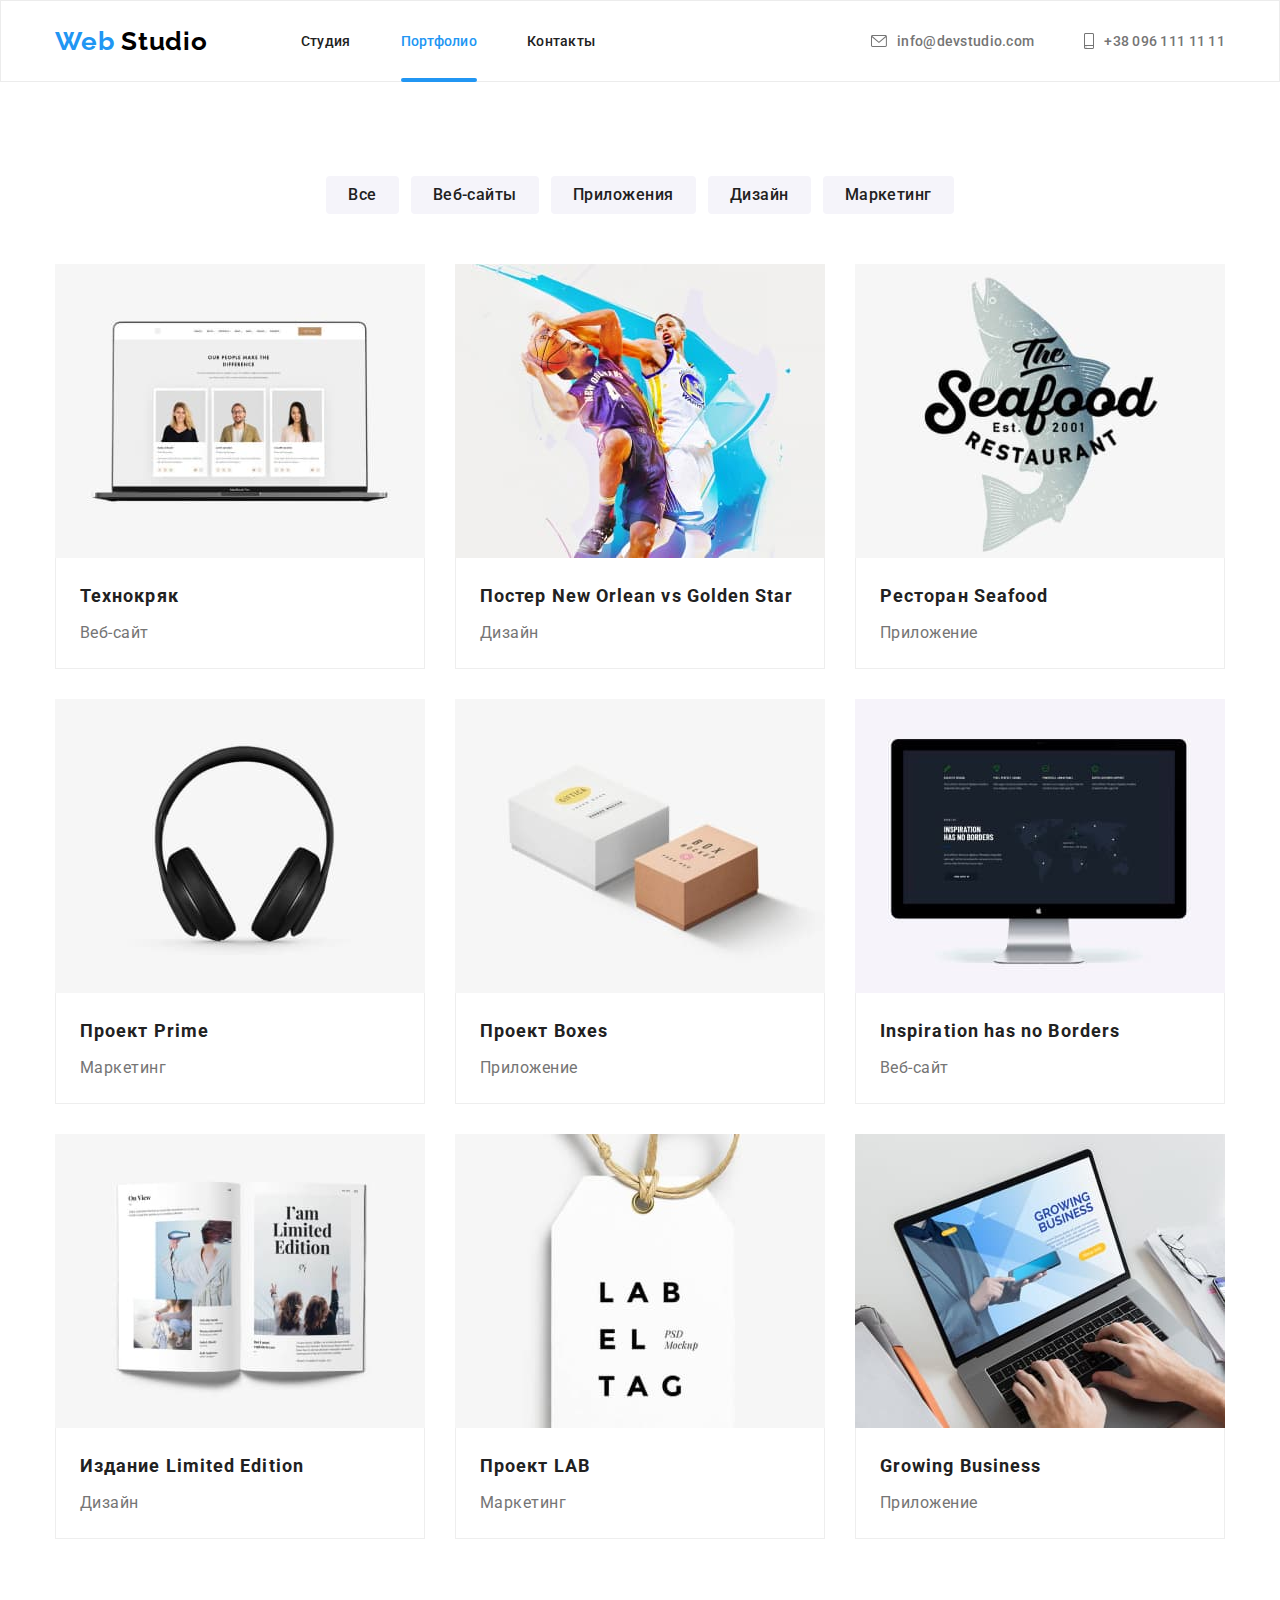
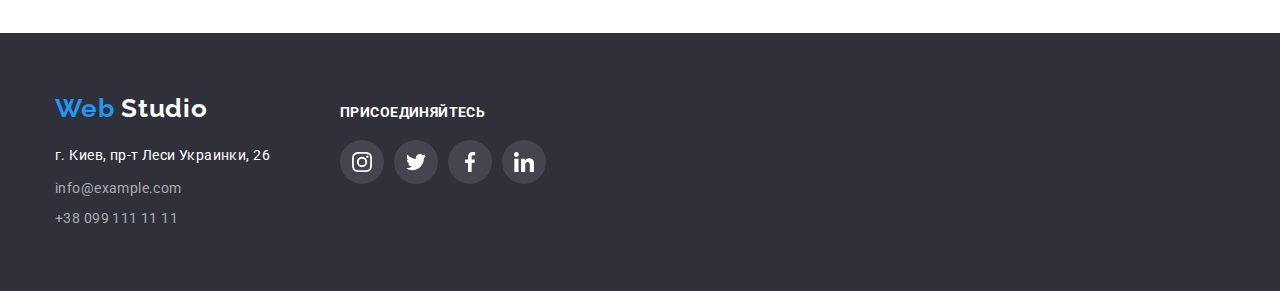
<file: portfolio.html>
<!DOCTYPE html>
<html lang="ru">
	<head>
		<meta charset="UTF-8" />
		<meta name="viewport" content="width=device-width, initial-scale=1.0" />
		<!-- <link rel="stylesheet" href="./css/normalize.css" /> -->
		<link
			rel="stylesheet"
			href="https://fonts.googleapis.com/css2?family=Raleway:wght@700&family=Roboto:wght@400;500;700;900&display=swap"
		/>
		<link rel="stylesheet" href="https://cdnjs.cloudflare.com/ajax/libs/modern-normalize/1.0.0/modern-normalize.min.css" />
		<link rel="stylesheet" href="./css/style.css" />
		<title>Портфолио</title>
	</head>
	<body class="page">
		<!-- Header -->
		<header class="header">
			<div class="container">
				<!-- Navigation -->
				<nav class="navigation">
					<!-- Logo -->
					<a href="./index.html" aria-label="Логотип Веб Студии" lang="en" class="logo link">
						<span class="logo-web">Web</span>
						<span class="logo-studio-black">Studio</span>
					</a>
		
					<!-- Navigation list-->
					<ul class="nav-list list">
						<li class="nav-list-item">
							<a href="./index.html" class="nav-list-link link">Студия</a>
						</li>
						<li class="nav-list-item">
							<a href="" class="nav-list-link link current">Портфолио</a>
						</li>
						<li class="nav-list-item">
							<a href="" class="nav-list-link link">Контакты</a>
						</li>
					</ul>
				</nav>
				<address class="contacts">
					<!-- Contacts -->
					<ul class="contacts-list list">
						<li class="contacts-list-item">
							<a href="mailto:info@devstudio.com" class="contacts-list-link link">
								<svg class="contacts-list-icon" width="16" height="12">
									<use href="./Images/sprite.svg#icon-envelope"></use>
								</svg>
								info@devstudio.com
							</a>
						</li>
						<li class="contacts-list-item">
							<a href="tel:+380961111111" class="contacts-list-link link">
								<svg class="contacts-list-icon" width="10" height="16">
									<use href="./Images/sprite.svg#icon-smartphone"></use>
								</svg>
								+38 096 111 11 11
							</a>
						</li>
					</ul>
				</address>
			</div>
		</header>
		<main>
			
			<!-- Our project -->
			<section class="our-projects">
				<div class="container">
					<h1 hidden>Наши работы</h1>
					<ul class="button-list list">
						<li class="button-item"><button type="button" class="modal-btn">Все</button></li>
						<li class="button-item"><button type="button" class="modal-btn">Веб-сайты</button></li>
						<li class="button-item"><button type="button" class="modal-btn">Приложения</button></li>
						<li class="button-item"><button type="button" class="modal-btn">Дизайн</button></li>
						<li class="button-item"><button type="button" class="modal-btn">Маркетинг</button></li>
					</ul>
					<ul class="work-list list">
						<li class="work-list-item">
							<a href="" class="work-list-link link">
								<div class="wrapper">
									<img src="./Images/work-list/project-1.jpg" alt="Лептоп с тремя фото на экране" class="work-list-img" width="370"
										height="294" />
									<div class="card-overlay">
										<p class="overlay-text">
											Технокряк это современная площадка распространения коронавируса. Компании используют эту платформу для цифрового
											шпионажа и атак на защищённые сервера конкурентов.
										</p>
									</div>
								</div>
								<div class="card-content">
									<h2 class="work-list-title">Технокряк</h2>
									<p class="work-list-text">Веб-сайт</p>
								</div>
							</a>
						</li>
						<li class="work-list-item">
							<a href="" class="work-list-link link">
									<img src="./Images/work-list/project-2.jpg" alt="Два баскетболиста в прыжке один из них с мячём" class="work-list-img"
										width="370" height="294" />
									<div class="card-content">
										<h2 class="work-list-title">
											Постер
											<span lang="en">New Orlean vs Golden Star</span>
										</h2>
										<p class="work-list-text">Дизайн</p>
									</div>
							</a>
						</li>
						<li class="work-list-item">
							<a href="" class="work-list-link link">
									<img src="./Images/work-list/project-3.jpg" alt="Логотип ресторана морской еды" class="work-list-img" width="370"
										height="294" />
									<div class="card-content">
										<h2 class="work-list-title">
											Ресторан
											<span lang="en">Seafood</span>
										</h2>
										<p class="work-list-text">Приложение</p>
									</div>
							</a>
						</li>
						<li class="work-list-item">
							<a href="" class="work-list-link link">
								<img src="./Images/work-list/project-4.jpg" alt="Накладные наушники" class="work-list-img" width="370" height="294" />
								<div class="card-content">
									<h2 class="work-list-title">
										Проект
										<span lang="en">Prime</span>
									</h2>
									<p class="work-list-text">Маркетинг</p>
								</div>
							</a>
						</li>
						<li class="work-list-item">
							<a href="" class="work-list-link link">
								<img src="./Images/work-list/project-5.jpg" alt="Две коробки белая и коричневая" class="work-list-img" width="370"
									height="294" />
								<div class="card-content">
									<h2 class="work-list-title">
										Проект
										<span lang="en">Boxes</span>
									</h2>
									<p class="work-list-text">Приложение</p>
								</div>
							</a>
						</li>
						<li class="work-list-item">
							<a href="" class="work-list-link link">
									<img src="./Images/work-list/project-6.jpg" alt="Монитор-компьютер Эппл" class="work-list-img" width="370"
										height="294" />
									<div class="card-content">
										<h2 lang="en" class="work-list-title">Inspiration has no Borders</h2>
										<p class="work-list-text">Веб-сайт</p>
									</div>
							</a>
						</li>
						<li class="work-list-item">
							<a href="" class="work-list-link link">
									<img src="./Images/work-list/project-7.jpg" alt="Открытая книга" class="work-list-img" width="370" height="294" />
									<div class="card-content">
										<h2 class="work-list-title">
												Издание
												<span lang="en">Limited Edition</span>
										</h2>
										<p class="work-list-text">Дизайн</p>
									</div>
							</a>
						</li>
						<li class="work-list-item">
								<a href="" class="work-list-link link">
										<img src="./Images/work-list/project-8.jpg" alt="Белый ярлык,с надписью, висящий на нитке" class="work-list-img"
											width="370" height="294" />
										<div class="card-content">
											<h2 class="work-list-title">
												Проект
												<span lang="en">LAB</span>
											</h2>
											<p class="work-list-text">Маркетинг</p>
										</div>
								</a>
						</li>
						<li class="work-list-item">
							<a href="" class="work-list-link link">
									<img src="./Images/work-list/project-9.jpg" alt="Руки клацают по клавиатуре на Лептопе" class="work-list-img"
										width="370" height="294" />
									<div class="card-content">
										<h2 lang="en" class="work-list-title">Growing Business</h2>
										<p class="work-list-text">Приложение</p>
									</div>
							</a>
						</li>
					</ul>
				</div>
			</section>
		</main>
		
		<!-- Footer -->

		<footer class="footer">
			<div class="container">
				<div class="address-box">
					<a href="./index.html" aria-label="Логотип Веб Студии" lang="en" class="logo link">
						<span class="logo-web">Web</span>
						<span class="logo-studio-white">Studio</span>
					</a>
					<address class="address">
						<ul class="address-list list">
							<li class="address-list-item">
								<a href="https://goo.gl/maps/rBS5TYDNbyQN1JJC8" target="_blank" class="address-location-link link">г. Киев,
									пр-т
									Леси Украинки, 26</a>
							</li>
							<li class="address-list-item mail">
								<a href="mailto:info@example.com." class="address-list-link link">info@example.com</a>
							</li>
							<li class="address-list-item">
								<a href="tel:+380991111111" class="address-list-link link">+38 099 111 11 11</a>
							</li>
						</ul>
				</div>
				<div class="social-links-box">
					<p class="social-links-title">присоединяйтесь</p>
					<ul class="social-links-list list">
						<li class="social-links-item">
							<a href="" class="social-links-link link" aria-label="Инстаграм">
								<svg class="social-links-icon" width="20" height="20">
									<use href="./Images/sprite.svg#icon-instagram"></use>
								</svg>
							</a>
						</li>
						<li class="social-links-item">
							<a href="" class="social-links-link link" aria-label="Твиттер">
								<svg class="social-links-icon" width="20" height="20">
									<use href="./Images/sprite.svg#icon-twitter"></use>
								</svg>
							</a>
						</li>
						<li class="social-links-item">
							<a href="" class="social-links-link link" aria-label="Фейсбук">
								<svg class="social-links-icon" width="20" height="20">
									<use href="./Images/sprite.svg#icon-facebook"></use>
								</svg>
							</a>
						</li>
						<li class="social-links-item">
							<a href="" class="social-links-link link" aria-label="Линкедин">
								<svg class="social-links-icon" width="20" height="20">
									<use href="./Images/sprite.svg#icon-linkedin"></use>
								</svg>
							</a>
						</li>
					</ul>
				</div>
				</address>
			</div>
		</footer>
	</body>
</html>
</file>
<file: css/style.css>
:root {
	--main-text-color: #212121;
	--sub-text-color: #757575;
	--extra-text-color: rgba(255, 255, 255, 0.6);
	--text-logo-color: #000000;
	--primary-white-color: #ffffff;
	--accent-color: #2196f3;
	--main-background-color: #2f303a;
	--second-background-color: #f5f4fa;
	--main-icon-color: #afb1b8;

	--main-font: "Roboto", sans-serif;
	--sub-font: "Raleway", sans-serif;

	--main-font-weight: 400;
	--secondary-font-weight: 500;
	--bold-font-weight: 700;
	--extra-font-weight: 900;
}

body {
	background-color: #ffffff;
	color: var(--main-text-color);

	font-family: var(--main-font);
	font-style: normal;
}

.list {
	padding: 0px;
	margin: 0px;
	list-style: none;
}

.link {
	text-decoration: none;
}

img {
	display: block;
	max-width: 100%;
	height: auto;
}

.address {
	font-style: normal;
}

/* ========== COMPONENTS ========== */
.section-title {
	margin-top: 0px;
	margin-bottom: 50px;

	font-weight: var(--bold-font-weight);
	font-size: 36px;
	line-height: 1.166;
	text-align: center;
	letter-spacing: 0.03em;
}

.container {
	width: 1200px;
	padding-left: 15px;
	padding-right: 15px;
	margin-left: auto;
	margin-right: auto;
	/* outline: 2px solid lime; */
}

.social-links-list {
	display: flex;
	justify-content: center;
}

.social-links-item:not(:last-child) {
	margin-right: 10px;
}

.backdrop {
	position: fixed;
	top: 0;
	left: 0;

	width: 100%;
	height: 100%;

	background-color: rgba(0, 0, 0, 0.2);

	opacity: 1;
	transition: opacity 250ms cubic-bezier(0.4, 0, 0.2, 1);
}

.backdrop.is-hidden .modal {
	transform: translate(-50%, -50%) scale(0.8);
}

.modal {
	position: absolute;
	top: 50%;
	left: 50%;
	transform: translate(-50%, -50%) scale(0.8);

	width: 528px;
	height: 581px;

	background-color: var(--primary-white-color);

	transition: transform 250ms cubic-bezier(0.4, 0, 0.2, 1);
}

.close-btn {
	position: absolute;
	top: 8px;
	right: 8px;

	display: flex;
	justify-content: center;
	align-items: center;

	width: 30px;
	height: 30px;

	background-color: var(--primary-white-color);
	border: 1px solid rgba(0, 0, 0, 0.1);
	border-radius: 50%;

	cursor: pointer;
}

.backdrop.is-hidden {
	visibility: hidden;
	pointer-events: none;
	opacity: 0;
}

.modal-svg {
	fill: #000000;
}

/* ========== END COMPONENTS ========== */

/* ========== HEADER ========== */

.header {
	border: 1px solid #ececec;
}

.header .container {
	display: flex;
	align-items: center;
}

/* Logo */

.logo {
	font-family: var(--sub-font);
	font-weight: var(--bold-font-weight);
	font-size: 26px;
	line-height: 1.192;
	letter-spacing: 0.03em;
}

.logo-web {
	color: var(--accent-color);
}

.logo-studio-black {
	color: var(--text-logo-color);
}

.logo-studio-white {
	color: var(--primary-white-color);
}

/* Site nav */

.navigation {
	display: flex;
	align-items: center;
}

.nav-list-item:not(:last-child) {
	margin-right: 50px;
}

.nav-list {
	display: flex;
	margin-left: 93px;
}

.nav-list-link {
	position: relative;
	display: block;
	padding-top: 32px;
	padding-bottom: 32px;

	color: var(--main-text-color);

	font-weight: var(--secondary-font-weight);
	font-size: 14px;
	line-height: 1.142;
	letter-spacing: 0.02em;

	transition: color 250ms cubic-bezier(0.4, 0, 0.2, 1);
}

.nav-list-link.current::after {
	content: "";
	position: absolute;
	left: 0px;
	bottom: 0px;

	transform: translateY(1px);

	width: 100%;
	height: 4px;

	background: #2196f3;
	border-radius: 2px;
}

.contacts {
	margin-left: auto;
}

.contacts-list {
	display: flex;
	align-items: center;
}

.contacts-list-item:not(:last-child) {
	margin-right: 50px;
}

/* .contacts-list-item + .contacts-list-item {
	margin-left: 50px;
}  */

.contacts-list-link {
	display: inline-flex;
	align-items: center;

	padding-top: 32px;
	padding-bottom: 32px;

	color: var(--sub-text-color);

	font-style: normal;
	font-weight: var(--secondary-font-weight);
	font-size: 14px;
	line-height: 1.142;
	letter-spacing: 0.02em;

	transition: color 250ms cubic-bezier(0.4, 0, 0.2, 1), fill 250ms cubic-bezier(0.4, 0, 0.2, 1);
}

.contacts-list-icon {
	margin-right: 10px;

	fill: var(--sub-text-color);

	transition: color 250ms cubic-bezier(0.4, 0, 0.2, 1);
}

.contacts-list-link:hover .contacts-list-icon,
.contacts-list-link:focus .contacts-list-icon {
	fill: var(--accent-color);
}

.nav-list-link:hover,
.nav-list-link:focus,
.contacts-list-link:hover,
.contacts-list-link:focus {
	color: var(--accent-color);
}

.current {
	color: var(--accent-color);
}
/* ========== END HEADER ========== */

/* ========== HERO ========== */

.hero {
	padding-top: 200px;
	padding-bottom: 200px;

	background-color: var(--main-background-color);
	background-image: linear-gradient(rgba(47, 48, 58, 0.4), rgba(47, 48, 58, 0.4)), url("../Images/hero/bg-hero.jpg");
	background-repeat: no-repeat;
	background-position: center;

	text-align: center;
}

.hero-title {
	width: 700px;
	margin-left: auto;
	margin-right: auto;
	margin-top: 0px;
	margin-bottom: 30px;
	/* outline: 2px solid lime; */

	color: var(--primary-white-color);

	font-weight: var(--extra-font-weight);
	font-size: 44px;
	line-height: 1.363;
	letter-spacing: 0.06em;
	text-transform: uppercase;
}

/* Button */

.main-button {
	min-width: 200px;
	height: 50px;
	border-radius: 4px;
	border-style: none;
	box-shadow: 0px 4px 4px rgba(0, 0, 0, 0.15);
	padding: 10px 32px;

	background-color: var(--accent-color);
	color: var(--primary-white-color);

	font-family: var(--main-font);
	font-style: normal;
	font-weight: var(--bold-font-weight);
	font-size: 16px;
	line-height: 1.875;
	letter-spacing: 0.06em;

	transition: background-color 250ms cubic-bezier(0.4, 0, 0.2, 1);
}

.main-button:hover {
	background-color: #188ce8;
}
/* ========== END HERO ========== */

/* ========== ADVANTAGES ========== */

.advantages {
	padding-top: 94px;
	padding-bottom: 94px;
}

.advantages-list {
	display: flex;
	justify-content: space-between;
}

.advantages-list-item {
	width: 270px;
}

.advantages-list-item::before {
	display: block;
	content: "";

	margin-bottom: 30px;
	height: 120px;

	border-radius: 4px;
	background-color: var(--second-background-color);
	background-repeat: no-repeat;
	background-position: center;
}

.icon-antena::before {
	background-image: url(../Images/icons-svg/antenna.svg);
}

.icon-clock::before {
	background-image: url(../Images/icons-svg/clock.svg);
}

.icon-diagram::before {
	background-image: url(../Images/icons-svg/diagram.svg);
}

.icon-astronaut::before {
	background-image: url(../Images/icons-svg/astronaut.svg);
}

.advantages-list-title {
	margin-top: 0px;
	margin-bottom: 10px;

	font-weight: var(--bold-font-weight);
	font-size: 14px;
	line-height: 1.142;
	letter-spacing: 0.03em;
	text-transform: uppercase;
}

.advantages-list-text {
	margin-top: 0px;
	margin-bottom: 0px;

	color: var(--sub-text-color);

	font-weight: var(--main-font-weight);
	font-size: 14px;
	line-height: 1.714;
	letter-spacing: 0.03em;
} /* ========== END ADVANTAGES ========== */

/* ========== SPECIALIZATION ========== */

.specialization {
	padding-bottom: 94px;
}

.specialization-list {
	display: flex;
	justify-content: space-between;
}

.specialization-list-item {
	position: relative;
}

.specialization-list-overlay {
	position: absolute;
	left: 0px;
	bottom: 0px;
	display: flex;
	justify-content: center;
	align-items: center;

	width: 100%;
	height: 70px;

	background: rgba(47, 48, 58, 0.8);
}

.specialization-overlay-text {
	position: absolute;
	margin: 0px;

	font-family: var(--main-font);
	font-weight: var(--bold-font-weight);
	font-size: 14px;
	line-height: 1.142;
	text-align: center;
	letter-spacing: 0.03em;
	text-transform: uppercase;

	color: #ffffff;
}

/* ========== END SPECIALIZATION ========== */

/* ========== OUR TEAM ========== */

.team {
	background-color: var(--second-background-color);
}

.team {
	padding-top: 94px;
	padding-bottom: 94px;
}

.container-profile {
	padding-top: 30px;
	padding-bottom: 30px;

	text-align: center;
}

.team-list {
	display: flex;
	justify-content: space-between;
}

.team-list-item {
	width: 270px;
	height: 428px;

	background: var(--primary-white-color);
	box-shadow: 0px 1px 3px rgba(0, 0, 0, 0.12), 0px 1px 1px rgba(0, 0, 0, 0.14), 0px 2px 1px rgba(0, 0, 0, 0.2);
	border-radius: 0px 0px 4px 4px;
}

.team-list-name {
	margin-top: 0px;
	margin-bottom: 10px;

	font-weight: var(--secondary-font-weight);
	font-size: 16px;
	line-height: 19px;
	letter-spacing: 0.03em;
}

.team-list-prof {
	margin-top: 0px;
	margin-bottom: 16px;
	color: var(--sub-text-color);

	font-weight: var(--main-font-weight);
	font-size: 16px;
	line-height: 1.187;
	letter-spacing: 0.03em;
}

/* Social-links-profile*/

.team-list .social-links-link {
	display: flex;
	justify-content: center;
	align-items: center;
	width: 44px;
	height: 44px;

	border-radius: 50%;
	background-color: var(--primary-white-color);

	transition: background-color 250ms cubic-bezier(0.4, 0, 0.2, 1);
}

.team-list .social-links-icon {
	fill: var(--main-icon-color);
}

.team-list .social-links-link:hover .social-links-icon,
.team-list .social-links-link:focus .social-links-icon {
	fill: var(--primary-white-color);
}

.team-list .social-links-link:hover,
.team-list .social-links-link:focus {
	background-color: var(--accent-color);
}
/* ========== END OUR TEAM ========== */

/* ========== OUR CLIENTS ========== */

.clients {
	padding-top: 94px;
	padding-bottom: 94px;
}

.clients-list {
	display: flex;
	justify-content: center;
}

.clients-list-item:not(:last-child) {
	margin-right: 30px;
}

.clients-list-link {
	display: flex;
	justify-content: center;
	align-items: center;
	width: 170px;
	height: 90px;

	border: 1px solid #afb1b8;
	border-radius: 4px;

	transition: 250ms cubic-bezier(0.4, 0, 0.2, 1);
}

.clients-list-link:hover {
	border: 1px solid #2196f3;
}

.clients-list-icon {
	fill: var(--main-icon-color);

	transition: fill 250ms cubic-bezier(0.4, 0, 0.2, 1);
}

.clients-list-link:hover .clients-list-icon,
.clients-list-link:focus .clients-list-icon {
	fill: var(--accent-color);
}

/* ========== OUR CLIENTS END ========== */

/* ========== FOOTER ========== */

.footer {
	padding-top: 60px;
	padding-bottom: 60px;

	background-color: var(--main-background-color);
}

.footer .container {
	display: flex;
	align-items: baseline;
}

.address-box {
	margin-right: 70px;
}

.address {
	margin-top: 20px;
}

.address-location-link {
	color: var(--primary-white-color);

	font-weight: var(--main-font-weight);
	font-size: 14px;
	line-height: 1.714;
	letter-spacing: 0.03em;
}

.address-list-link {
	color: var(--extra-text-color);

	font-weight: var(--main-font-weight);
	font-size: 14px;
	line-height: 1.714;
	letter-spacing: 0.03em;
}

.address-list-item.mail {
	padding-top: 9px;
	padding-bottom: 6px;
}

.social-links-title {
	margin-top: 0;
	margin-bottom: 20px;

	font-family: var(--main-font);
	font-weight: var(--bold-font-weight);
	font-size: 14px;
	line-height: 1.142;
	letter-spacing: 0.03em;
	text-transform: uppercase;

	color: #ffffff;
}

.social-links-box .social-links-link {
	display: flex;
	justify-content: center;
	align-items: center;
	width: 44px;
	height: 44px;

	border-radius: 50%;
	background-color: rgba(255, 255, 255, 0.1);

	transition: background-color 250ms cubic-bezier(0.4, 0, 0.2, 1);
}

.social-links-box .social-links-icon {
	fill: var(--primary-white-color);
}

.social-links-box .social-links-link:hover .social-links-icon,
.social-links-box .social-links-link:focus .social-links-icon {
	fill: var(--primary-white-color);
}

.social-links-box .social-links-link:hover,
.social-links-box .social-links-link:focus {
	background-color: var(--accent-color);
}
/* ========== END FOOTER ========== */

/* ========== PORTFOLIO ========== */

.our-projects {
	padding-top: 94px;
	padding-bottom: 94px;
}

/* Button */

.button-list {
	margin-bottom: 50px;
	text-align: center;
}

.button-item {
	display: inline-block;
}

.button-item:not(:last-child) {
	margin-right: 8px;
}

.modal-btn {
	padding: 6px 22px;
	height: 38px;

	font-weight: var(--secondary-font-weight);
	font-size: 16px;
	line-height: 1.625;
	letter-spacing: 0.03em;

	border: none;
	border-radius: 4px;
	color: var(--main-text-color);
	background-color: #f5f4fa;

	transition: color 250ms cubic-bezier(0.4, 0, 0.2, 1), background-color 250ms cubic-bezier(0.4, 0, 0.2, 1),
		box-shadow 250ms cubic-bezier(0.4, 0, 0.2, 1);
}

.modal-btn:hover,
.modal-btn:focus {
	color: var(--primary-white-color);
	background-color: var(--accent-color);
	box-shadow: 0px 3px 1px rgba(0, 0, 0, 0.1), 0px 1px 2px rgba(0, 0, 0, 0.08), 0px 2px 2px rgba(0, 0, 0, 0.12);
	cursor: pointer;
}

/* Work list */

.work-list-item {
	/* display: inline-block; */
	/* width: 370px; */
	width: calc((100% - 60px) / 3);
	margin-right: 30px;
	/* height: 404px; */
}

.work-list-link {
	display: block;
}

.work-list-link:hover,
.work-list-link:focus {
	box-shadow: 0px 1px 1px rgba(0, 0, 0, 0.12), 0px 4px 4px rgba(0, 0, 0, 0.06), 1px 4px 6px rgba(0, 0, 0, 0.16);
	cursor: pointer;
}

.card-content {
	padding-left: 24px;
	padding-right: 24px;
	padding-top: 20px;
	padding-bottom: 20px;

	border-left: 1px solid #eeeeee;
	border-right: 1px solid #eeeeee;
	border-bottom: 1px solid #eeeeee;
}

.wrapper {
	position: relative;
	overflow: hidden;
}

.card-overlay {
	position: absolute;
	top: 0px;
	left: 0px;

	width: 100%;
	height: 100%;

	padding: 63px 24px;

	background-color: rgba(33, 150, 243, 0.9);

	transform: translateY(100%);

	transition: transform 250ms cubic-bezier(0.4, 0, 0.2, 1);
}

.overlay-text {
	margin-top: 0px;
	margin-bottom: 0px;

	font-family: var(--main-font);
	font-weight: var(--main-font-weight);
	font-style: normal;
	font-size: 18px;
	line-height: 1.55;

	letter-spacing: 0.03em;

	color: #ffffff;
}

.work-list-link:hover .card-overlay,
.work-list-link:focus .card-overlay {
	transform: translateY(0%);
}

/* .work-list-item:not(:nth-child(3n)) {
	margin-right: 30px;
} */

.work-list-item:nth-child(3n) {
	margin-right: 0px;
}

/* .work-list-item:not(:nth-child(1n + 7)) {
	margin-bottom: 30px;
} */

.work-list-item:not(:nth-last-child(-n + 3)) {
	margin-bottom: 30px;
}

/* .work-list {
	font-size: 0px;
} */

.work-list {
	display: flex;
	flex-wrap: wrap;
}

.work-list-title {
	margin-top: 0px;
	margin-bottom: 4px;

	font-weight: var(--bold-font-weight);
	font-size: 18px;
	font-style: normal;
	line-height: 2;
	letter-spacing: 0.06em;

	color: var(--main-text-color);
}

.work-list-text {
	margin-top: 0px;
	margin-bottom: 0px;

	font-weight: var(--main-font-weight);
	font-size: 16px;
	line-height: 1.875;
	letter-spacing: 0.03em;

	color: var(--sub-text-color);
}

/* ========== END PORTFOLIO ========== */
</file>
